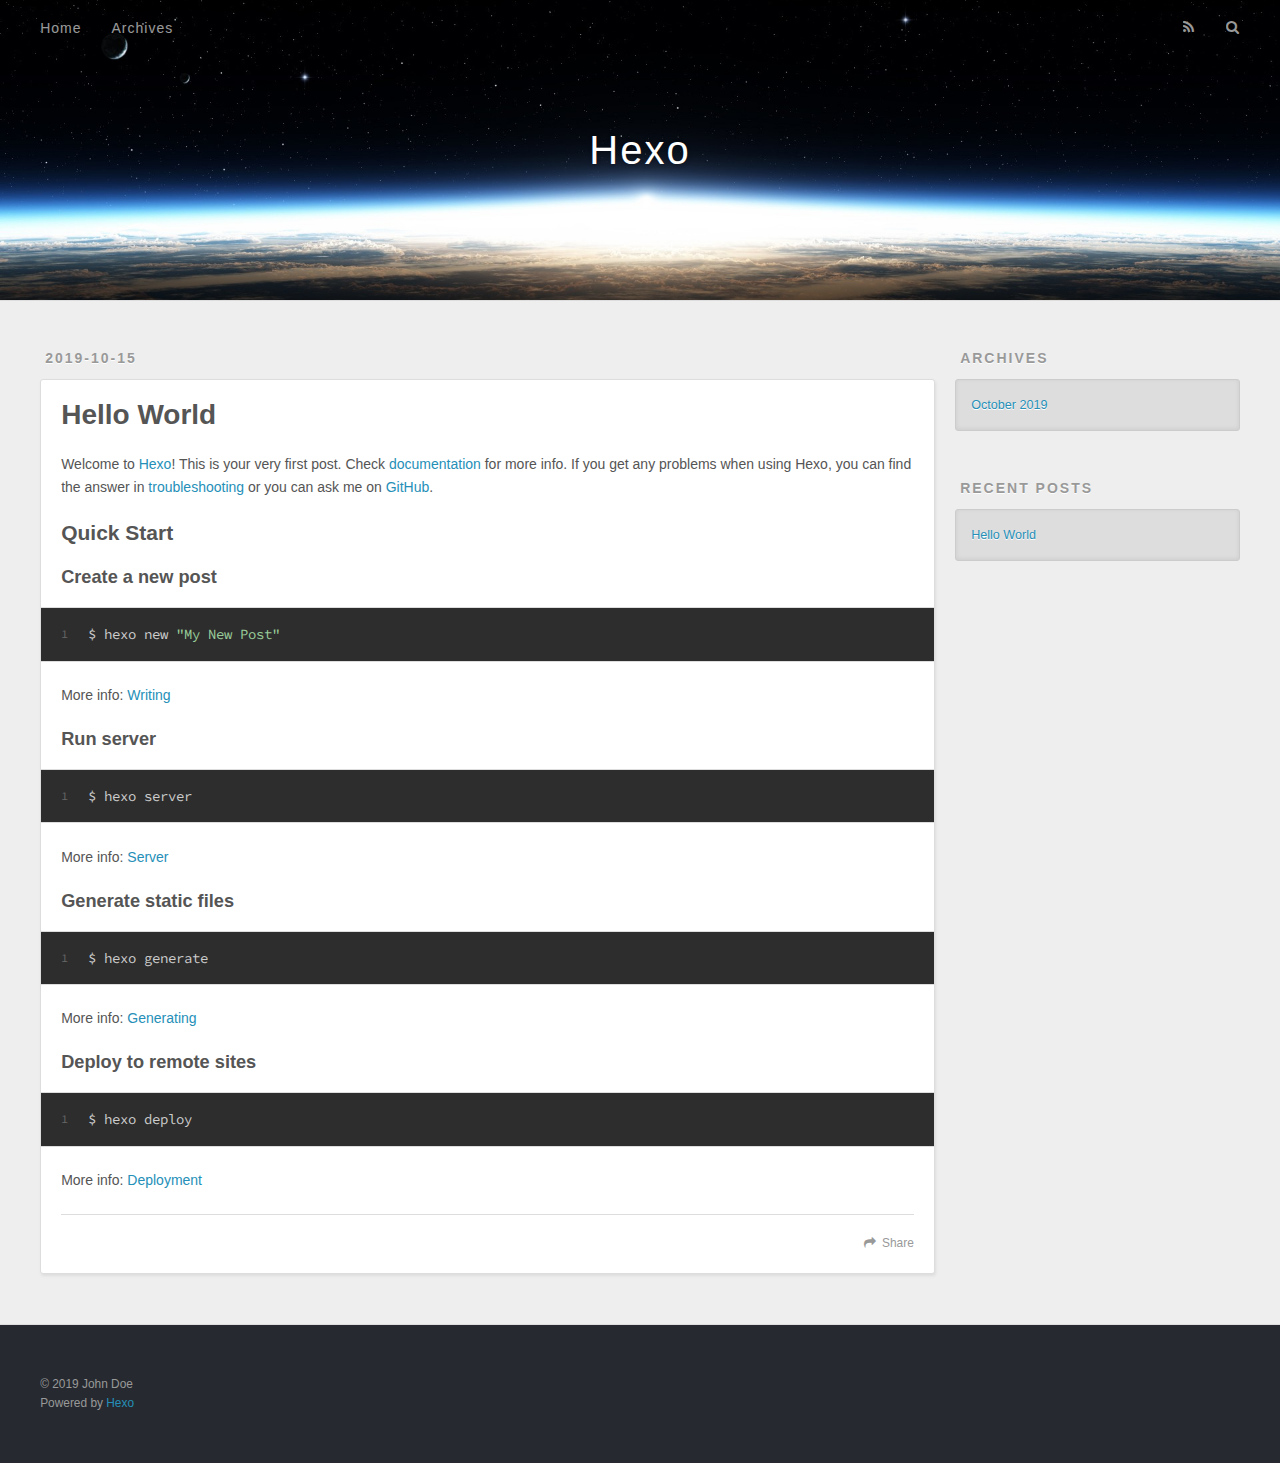
<file: index.html>
<!DOCTYPE html>
<html>
<head><meta name="generator" content="Hexo 3.9.0">
  <meta charset="utf-8">
  

  
  <title>Hexo</title>
  <meta name="viewport" content="width=device-width, initial-scale=1, maximum-scale=1">
  <meta property="og:type" content="website">
<meta property="og:title" content="Hexo">
<meta property="og:url" content="http://yoursite.com/index.html">
<meta property="og:site_name" content="Hexo">
<meta property="og:locale" content="en">
<meta name="twitter:card" content="summary">
<meta name="twitter:title" content="Hexo">
  
    <link rel="alternate" href="./atom.xml" title="Hexo" type="application/atom+xml">
  
  
    <link rel="icon" href="/favicon.png">
  
  
    <link href="//fonts.googleapis.com/css?family=Source+Code+Pro" rel="stylesheet" type="text/css">
  
  <link rel="stylesheet" href="./css/style.css">
</head>
</html>
<body>
  <div id="container">
    <div id="wrap">
      <header id="header">
  <div id="banner"></div>
  <div id="header-outer" class="outer">
    <div id="header-title" class="inner">
      <h1 id="logo-wrap">
        <a href="./" id="logo">Hexo</a>
      </h1>
      
    </div>
    <div id="header-inner" class="inner">
      <nav id="main-nav">
        <a id="main-nav-toggle" class="nav-icon"></a>
        
          <a class="main-nav-link" href="./">Home</a>
        
          <a class="main-nav-link" href="./archives">Archives</a>
        
      </nav>
      <nav id="sub-nav">
        
          <a id="nav-rss-link" class="nav-icon" href="./atom.xml" title="RSS Feed"></a>
        
        <a id="nav-search-btn" class="nav-icon" title="Search"></a>
      </nav>
      <div id="search-form-wrap">
        <form action="//google.com/search" method="get" accept-charset="UTF-8" class="search-form"><input type="search" name="q" class="search-form-input" placeholder="Search"><button type="submit" class="search-form-submit">&#xF002;</button><input type="hidden" name="sitesearch" value="http://yoursite.com"></form>
      </div>
    </div>
  </div>
</header>
      <div class="outer">
        <section id="main">
  
    <article id="post-hello-world" class="article article-type-post" itemscope itemprop="blogPost">
  <div class="article-meta">
    <a href="./2019/10/15/hello-world/" class="article-date">
  <time datetime="2019-10-15T12:33:57.046Z" itemprop="datePublished">2019-10-15</time>
</a>
    
  </div>
  <div class="article-inner">
    
    
      <header class="article-header">
        
  
    <h1 itemprop="name">
      <a class="article-title" href="./2019/10/15/hello-world/">Hello World</a>
    </h1>
  

      </header>
    
    <div class="article-entry" itemprop="articleBody">
      
        <p>Welcome to <a href="https://hexo.io/" target="_blank" rel="noopener">Hexo</a>! This is your very first post. Check <a href="https://hexo.io/docs/" target="_blank" rel="noopener">documentation</a> for more info. If you get any problems when using Hexo, you can find the answer in <a href="https://hexo.io/docs/troubleshooting.html" target="_blank" rel="noopener">troubleshooting</a> or you can ask me on <a href="https://github.com/hexojs/hexo/issues" target="_blank" rel="noopener">GitHub</a>.</p>
<h2 id="Quick-Start"><a href="#Quick-Start" class="headerlink" title="Quick Start"></a>Quick Start</h2><h3 id="Create-a-new-post"><a href="#Create-a-new-post" class="headerlink" title="Create a new post"></a>Create a new post</h3><figure class="highlight bash"><table><tr><td class="gutter"><pre><span class="line">1</span><br></pre></td><td class="code"><pre><span class="line">$ hexo new <span class="string">"My New Post"</span></span><br></pre></td></tr></table></figure>

<p>More info: <a href="https://hexo.io/docs/writing.html" target="_blank" rel="noopener">Writing</a></p>
<h3 id="Run-server"><a href="#Run-server" class="headerlink" title="Run server"></a>Run server</h3><figure class="highlight bash"><table><tr><td class="gutter"><pre><span class="line">1</span><br></pre></td><td class="code"><pre><span class="line">$ hexo server</span><br></pre></td></tr></table></figure>

<p>More info: <a href="https://hexo.io/docs/server.html" target="_blank" rel="noopener">Server</a></p>
<h3 id="Generate-static-files"><a href="#Generate-static-files" class="headerlink" title="Generate static files"></a>Generate static files</h3><figure class="highlight bash"><table><tr><td class="gutter"><pre><span class="line">1</span><br></pre></td><td class="code"><pre><span class="line">$ hexo generate</span><br></pre></td></tr></table></figure>

<p>More info: <a href="https://hexo.io/docs/generating.html" target="_blank" rel="noopener">Generating</a></p>
<h3 id="Deploy-to-remote-sites"><a href="#Deploy-to-remote-sites" class="headerlink" title="Deploy to remote sites"></a>Deploy to remote sites</h3><figure class="highlight bash"><table><tr><td class="gutter"><pre><span class="line">1</span><br></pre></td><td class="code"><pre><span class="line">$ hexo deploy</span><br></pre></td></tr></table></figure>

<p>More info: <a href="https://hexo.io/docs/deployment.html" target="_blank" rel="noopener">Deployment</a></p>

      
    </div>
    <footer class="article-footer">
      <a data-url="http://yoursite.com/2019/10/15/hello-world/" data-id="ck1tb7sxb0000hkvfo5iqybvz" class="article-share-link">Share</a>
      
      
    </footer>
  </div>
  
</article>


  


</section>
        
          <aside id="sidebar">
  
    

  
    

  
    
  
    
  <div class="widget-wrap">
    <h3 class="widget-title">Archives</h3>
    <div class="widget">
      <ul class="archive-list"><li class="archive-list-item"><a class="archive-list-link" href="./archives/2019/10/">October 2019</a></li></ul>
    </div>
  </div>


  
    
  <div class="widget-wrap">
    <h3 class="widget-title">Recent Posts</h3>
    <div class="widget">
      <ul>
        
          <li>
            <a href="./2019/10/15/hello-world/">Hello World</a>
          </li>
        
      </ul>
    </div>
  </div>

  
</aside>
        
      </div>
      <footer id="footer">
  
  <div class="outer">
    <div id="footer-info" class="inner">
      &copy; 2019 John Doe<br>
      Powered by <a href="http://hexo.io/" target="_blank">Hexo</a>
    </div>
  </div>
</footer>
    </div>
    <nav id="mobile-nav">
  
    <a href="./" class="mobile-nav-link">Home</a>
  
    <a href="./archives" class="mobile-nav-link">Archives</a>
  
</nav>
    

<script src="//ajax.googleapis.com/ajax/libs/jquery/2.0.3/jquery.min.js"></script>


  <link rel="stylesheet" href="./fancybox/jquery.fancybox.css">
  <script src="./fancybox/jquery.fancybox.pack.js"></script>


<script src="./js/script.js"></script>



  </div>
</body>
</html>
</file>
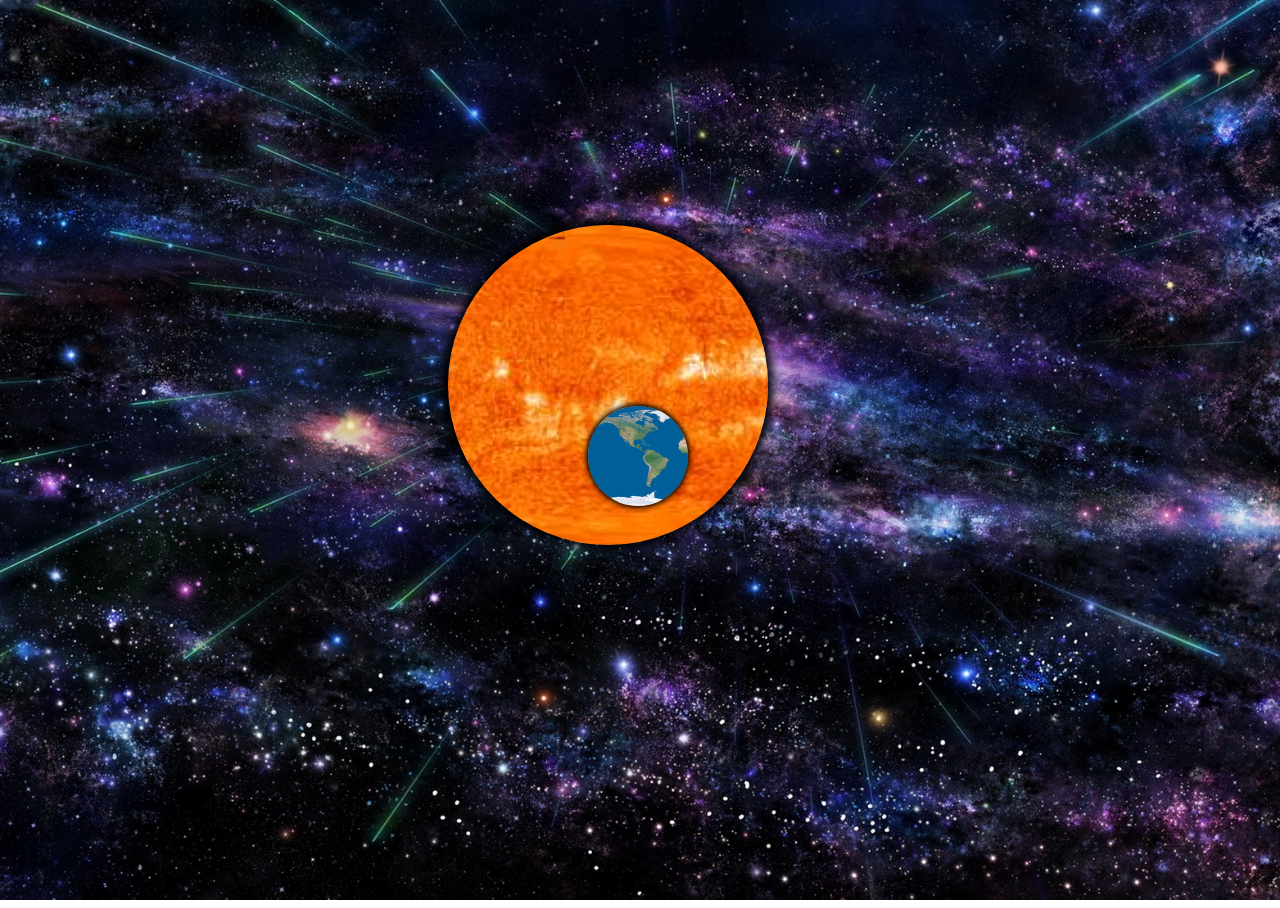
<file: Basker Solar System/SolarSystem.html>
<!doctype html>
<html>
<head><meta name="generator" content="Hexo 3.9.0">
<meta charset="utf-8">
<title>Solar System Animation</title>
<link rel="stylesheet" type="text/css" href="sunanimate.css">

</head>
<body>
	<div class="sun"></div>
	<div class="earth"></div>
</body>
</html>
</file>
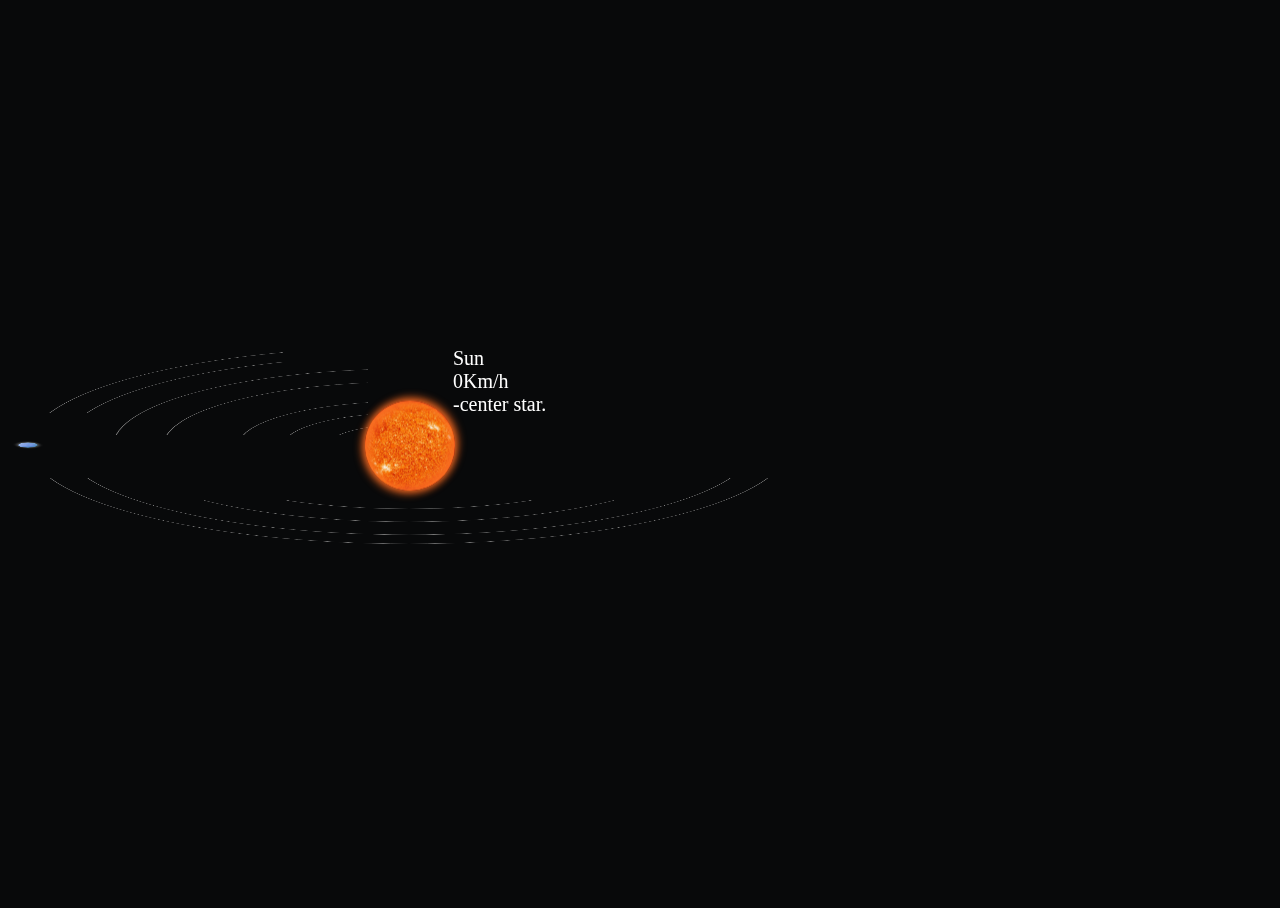
<file: my_solor/new_file.html>
<!DOCTYPE html>
<html>
	<head><meta name="generator" content="Hexo 3.9.0">
		<meta charset="utf-8">
		<title></title>
		<link rel="stylesheet" href="new_file.css">
	</head>
	<body>
		<div id="universe">
		<div class="solarsys">
		
		  <!--Sun-->
		  <div class="sun"></div>
		  <p>
			 Sun<br> 0Km/h<br> -center star.
		  </p>
		  <!--Mercuryoribit-->
		  <div class="mercuryOrbit"></div>
		
		  <!--Mercury-->
		  <div class="mercury"></div>
		
		  <!--Venusorbit-->
		  <div class="venusOrbit"></div>
		
		  <!--Venus-->
		  <div class="venus"></div>
		
		  <!--Earthorbit-->
		  <div class="earthOrbit"></div>
		
		  <!--Earth-->
		  <div class="earth"></div>
		
		  <!--Marorbit-->
		  <div class="marsOrbit"></div>
		
		  <!--Mar-->
		  <div class="mars"></div>
		
		  <!--Jupiterorbit-->
		  <div class="jupiterOrbit"></div>
		
		  <!--Jupoter-->
		  <div class="jupiter"></div>
		
		  <!--Saturnorbit-->
		  <div class="saturnOrbit"></div>
		
		  <!--Saturn-->
		  <div class="saturn"></div>
		
		  <!--UranusOrbit-->
		  <div class="uranusOrbit"></div>
		
		  <!--Uranus-->
		  <div class="uranus"></div>
		
		  <!--Neptuneorbit-->
		  <div class="neptuneOrbit"></div>
		
		  <!--Neptune-->
		  <div class="neptune"></div>
		
	</div>
	</div>
	</body>
     
</html>
</file>
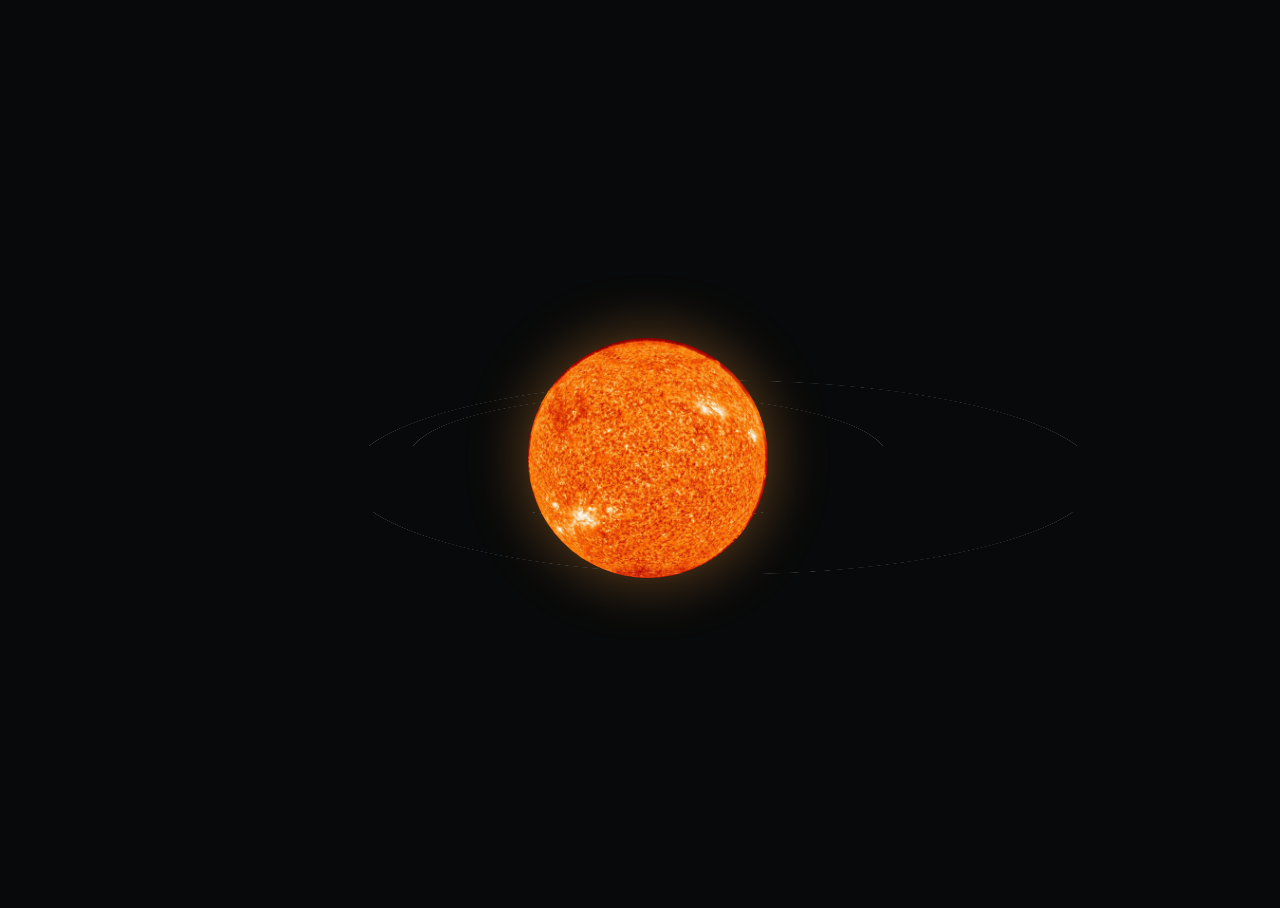
<file: my_solor/new_file1.html>
<html>
    <head><meta name="generator" content="Hexo 3.9.0">
		<style>
			/* CSS Reset */
			
			* {
			  -moz-box-sizing: border-box;
			  box-sizing: border-box;
			  box-sizing: border-box;
			}
			
			/* Background */
			/* import Google Siyuan Font Library*/
			@import url(https://fonts.googleapis.com/css?family=Open+Sans:400,300);
			body {
			  font-size: 10px;
			  font-family: 'Open Sans', sans-serif;
			  font-weight: 300;
			  background-color: #08090A;
			}
			
			#universe {
			  z-index: 1;
			  position: absolute;
			  overflow: hidden;
			  width: 100%;
			  height: 100%;
			  background-position: center 40%;
			  background-repeat: no-repeat;
			  background-size: cover; 
			}
			  
			#galaxy {
			  position: relative;
			  width: 100%;
			  height: 100%;
			  transform: rotateX(75deg);
			  transform-style: preserve-3d;
			}
			
			#sun, .planet {
			  position: absolute;
			  top: 50%;
			  left: 50%;
			  width: 1em;
			  height: 1em;
			  margin-top: -0.5em;
			  margin-left: -0.5em;
			  border-radius: 50%;
			  transform-style: preserve-3d;
			}
			
			#sun {
			  background-color: #FB7209;
			  background-repeat: no-repeat;
			  background-size: cover;
			  box-shadow: 0 0 60px rgba(255, 160, 60, 0.4); 
			  transform: rotateX(-75deg);
			}
			
			.pos {
			  position: absolute;
			  transform-style: preserve-3d;
			  animation-name: invert;
			  animation-iteration-count: infinite;
			  animation-timing-function: linear;
			}
			
			.planet {
			  background-color: #202020;
			  background-repeat: no-repeat;
			  background-size: cover;
			  animation-iteration-count: infinite;
			  animation-timing-function: linear;
			}
			
			.orbit {
			  position: absolute;
			  top: 50%;
			  left: 50%;
			  border: 1px solid rgba(255, 255, 255, 0.2);
			  border-radius: 50%;
			  animation-name: orbit;
			  animation-iteration-count: infinite;
			  animation-timing-function: linear; 
			  transform-style: preserve-3d;
			}
			
			/* Animations */
			@keyframes orbit {
			  0%   { transform: rotateZ(0deg); }
			  100% { transform: rotateZ(-360deg); } 
			}
			
			@keyframes invert {
			  0%   { transform: rotateX(-90deg) rotateY(360deg) rotateZ(0deg); }
			  100% { transform: rotateX(-90deg) rotateY(0deg) rotateZ(0deg); } 
			}
			
			/* Orbit sizes */
			#mercury.orbit {
			  width: 12em;
			  height: 12em;
			  margin-top: -6em;
			  margin-left: -6em; 
			}
			#venus.orbit {
			  width: 15em;
			  height: 15em;
			  margin-top: -6em;
			  margin-left: -6em; 
			}
			/* Planet starting positions */
			#mercury .pos {
			  left: 50%;
			  top: -1px; 
			  border: solid 3px red;
			} 
			#venus .pos {
			  left: 45%;
			  top: -1px; 
			  border: solid 3px red;
			} 
			/* Planet animation durations */
			#mercury.orbit, #mercury .pos {
			  animation-duration: 2.89016s;
			}
			 #venus.orbit, #venus .pos {
			   animation-duration: 5.41243s;
			 } 
			/* Planet sizes */
			#sun {
			    font-size: 24em;
			}
			#mercury {
			    font-size: 4em;
			}
			#venus {
				font-size: 5em;
			}
			/* Planet shadow animations */
			#mercury .planet {
			  animation-name: shadow-mercury ,nudeg;
			  animation-duration: 2.89016s; }
			#venus .planet {
			  animation-name: shadow-mercury ,nudeg;
			  animation-duration: 5.41243s; }
			@keyframes shadow-mercury {
			  0% {
			    box-shadow: inset 0 0 20px rgba(0, 0, 0, 0.5);
			    /* TOP */ }
			
			  25% {
			    box-shadow: inset 16px 0 8px rgba(0, 0, 0, 0.5);
			    /* LEFT */ }
			
			  50% {
			    box-shadow: inset 40px -20px 16px rgba(0, 0, 0, 0.5);
			    /* BOTTOM */ }
			
			  50.01% {
			    box-shadow: inset -40px -20px 16px rgba(0, 0, 0, 0.5);
			    /* BOTTOM */ }
			
			  75% {
			    box-shadow: inset -16px 0 8px rgba(0, 0, 0, 0.5);
			    /* RIGHT */ }
			    
			  100% {
			    box-shadow: inset 0 0 20px rgba(0, 0, 0, 0.5);
			    /* TOP */ }    
			}
			
			
			
			/* images */
			
			#sun {
			background-image: url(../my_solor/sun.jpg);
			}
			
			.planet {
           background-image: url(../my_solor/Mercury_1waterplanet.jpg);
           }
		   #venus .planet{
			   background-image: url(venus_2jinplanet.jpg);
		   }
            #universe {
          background-color: #08090A;
			}  
		   /* rotate by themself */
		   @keyframes nudge {
		   	0%{background-position: 0 0;}
		   	100%{background-position: -1639px 0px;}
		   }
		</style>
    </head>
	
  <body>
    
    <div id="universe">
      <div id="galaxy">
        
        <div id="sun">
        </div>
        
        <div id="mercury" class="orbit">
            <div class="pos"><div class="planet"></div></div>
        </div>
        <div id="venus" class="orbit">
			<div class="pos">
				<div class="planet"></div>
			</div>
		</div>
      </div>
    </div>
   
  </body>
</html>
</file>
<file: css/style.css>
body {
  width: 100%;
}
body:before,
body:after {
  content: "";
  display: table;
}
body:after {
  clear: both;
}
html,
body,
div,
span,
applet,
object,
iframe,
h1,
h2,
h3,
h4,
h5,
h6,
p,
blockquote,
pre,
a,
abbr,
acronym,
address,
big,
cite,
code,
del,
dfn,
em,
img,
ins,
kbd,
q,
s,
samp,
small,
strike,
strong,
sub,
sup,
tt,
var,
dl,
dt,
dd,
ol,
ul,
li,
fieldset,
form,
label,
legend,
table,
caption,
tbody,
tfoot,
thead,
tr,
th,
td {
  margin: 0;
  padding: 0;
  border: 0;
  outline: 0;
  font-weight: inherit;
  font-style: inherit;
  font-family: inherit;
  font-size: 100%;
  vertical-align: baseline;
}
body {
  line-height: 1;
  color: #000;
  background: #fff;
}
ol,
ul {
  list-style: none;
}
table {
  border-collapse: separate;
  border-spacing: 0;
  vertical-align: middle;
}
caption,
th,
td {
  text-align: left;
  font-weight: normal;
  vertical-align: middle;
}
a img {
  border: none;
}
input,
button {
  margin: 0;
  padding: 0;
}
input::-moz-focus-inner,
button::-moz-focus-inner {
  border: 0;
  padding: 0;
}
@font-face {
  font-family: FontAwesome;
  font-style: normal;
  font-weight: normal;
  src: url("fonts/fontawesome-webfont.eot?v=#4.0.3");
  src: url("fonts/fontawesome-webfont.eot?#iefix&v=#4.0.3") format("embedded-opentype"), url("fonts/fontawesome-webfont.woff?v=#4.0.3") format("woff"), url("fonts/fontawesome-webfont.ttf?v=#4.0.3") format("truetype"), url("fonts/fontawesome-webfont.svg#fontawesomeregular?v=#4.0.3") format("svg");
}
html,
body,
#container {
  height: 100%;
}
body {
  background: #eee;
  font: 14px -apple-system, BlinkMacSystemFont, "Segoe UI", "Roboto", "Oxygen", "Ubuntu", "Cantarell", "Fira Sans", "Droid Sans", "Helvetica Neue", sans-serif;
  -webkit-text-size-adjust: 100%;
}
.outer {
  max-width: 1220px;
  margin: 0 auto;
  padding: 0 20px;
}
.outer:before,
.outer:after {
  content: "";
  display: table;
}
.outer:after {
  clear: both;
}
.inner {
  display: inline;
  float: left;
  width: 98.33333333333333%;
  margin: 0 0.833333333333333%;
}
.left,
.alignleft {
  float: left;
}
.right,
.alignright {
  float: right;
}
.clear {
  clear: both;
}
#container {
  position: relative;
}
.mobile-nav-on {
  overflow: hidden;
}
#wrap {
  height: 100%;
  width: 100%;
  position: absolute;
  top: 0;
  left: 0;
  -webkit-transition: 0.2s ease-out;
  -moz-transition: 0.2s ease-out;
  -ms-transition: 0.2s ease-out;
  transition: 0.2s ease-out;
  z-index: 1;
  background: #eee;
}
.mobile-nav-on #wrap {
  left: 280px;
}
@media screen and (min-width: 768px) {
  #main {
    display: inline;
    float: left;
    width: 73.33333333333333%;
    margin: 0 0.833333333333333%;
  }
}
.article-date,
.article-category-link,
.archive-year,
.widget-title {
  text-decoration: none;
  text-transform: uppercase;
  letter-spacing: 2px;
  color: #999;
  margin-bottom: 1em;
  margin-left: 5px;
  line-height: 1em;
  text-shadow: 0 1px #fff;
  font-weight: bold;
}
.article-inner,
.archive-article-inner {
  background: #fff;
  -webkit-box-shadow: 1px 2px 3px #ddd;
  box-shadow: 1px 2px 3px #ddd;
  border: 1px solid #ddd;
  border-radius: 3px;
}
.article-entry h1,
.widget h1 {
  font-size: 2em;
}
.article-entry h2,
.widget h2 {
  font-size: 1.5em;
}
.article-entry h3,
.widget h3 {
  font-size: 1.3em;
}
.article-entry h4,
.widget h4 {
  font-size: 1.2em;
}
.article-entry h5,
.widget h5 {
  font-size: 1em;
}
.article-entry h6,
.widget h6 {
  font-size: 1em;
  color: #999;
}
.article-entry hr,
.widget hr {
  border: 1px dashed #ddd;
}
.article-entry strong,
.widget strong {
  font-weight: bold;
}
.article-entry em,
.widget em,
.article-entry cite,
.widget cite {
  font-style: italic;
}
.article-entry sup,
.widget sup,
.article-entry sub,
.widget sub {
  font-size: 0.75em;
  line-height: 0;
  position: relative;
  vertical-align: baseline;
}
.article-entry sup,
.widget sup {
  top: -0.5em;
}
.article-entry sub,
.widget sub {
  bottom: -0.2em;
}
.article-entry small,
.widget small {
  font-size: 0.85em;
}
.article-entry acronym,
.widget acronym,
.article-entry abbr,
.widget abbr {
  border-bottom: 1px dotted;
}
.article-entry ul,
.widget ul,
.article-entry ol,
.widget ol,
.article-entry dl,
.widget dl {
  margin: 0 20px;
  line-height: 1.6em;
}
.article-entry ul ul,
.widget ul ul,
.article-entry ol ul,
.widget ol ul,
.article-entry ul ol,
.widget ul ol,
.article-entry ol ol,
.widget ol ol {
  margin-top: 0;
  margin-bottom: 0;
}
.article-entry ul,
.widget ul {
  list-style: disc;
}
.article-entry ol,
.widget ol {
  list-style: decimal;
}
.article-entry dt,
.widget dt {
  font-weight: bold;
}
#header {
  height: 300px;
  position: relative;
  border-bottom: 1px solid #ddd;
}
#header:before,
#header:after {
  content: "";
  position: absolute;
  left: 0;
  right: 0;
  height: 40px;
}
#header:before {
  top: 0;
  background: -webkit-linear-gradient(rgba(0,0,0,0.2), transparent);
  background: -moz-linear-gradient(rgba(0,0,0,0.2), transparent);
  background: -ms-linear-gradient(rgba(0,0,0,0.2), transparent);
  background: linear-gradient(rgba(0,0,0,0.2), transparent);
}
#header:after {
  bottom: 0;
  background: -webkit-linear-gradient(transparent, rgba(0,0,0,0.2));
  background: -moz-linear-gradient(transparent, rgba(0,0,0,0.2));
  background: -ms-linear-gradient(transparent, rgba(0,0,0,0.2));
  background: linear-gradient(transparent, rgba(0,0,0,0.2));
}
#header-outer {
  height: 100%;
  position: relative;
}
#header-inner {
  position: relative;
  overflow: hidden;
}
#banner {
  position: absolute;
  top: 0;
  left: 0;
  width: 100%;
  height: 100%;
  background: url("images/banner.jpg") center #000;
  -webkit-background-size: cover;
  -moz-background-size: cover;
  background-size: cover;
  z-index: -1;
}
#header-title {
  text-align: center;
  height: 40px;
  position: absolute;
  top: 50%;
  left: 0;
  margin-top: -20px;
}
#logo,
#subtitle {
  text-decoration: none;
  color: #fff;
  font-weight: 300;
  text-shadow: 0 1px 4px rgba(0,0,0,0.3);
}
#logo {
  font-size: 40px;
  line-height: 40px;
  letter-spacing: 2px;
}
#subtitle {
  font-size: 16px;
  line-height: 16px;
  letter-spacing: 1px;
}
#subtitle-wrap {
  margin-top: 16px;
}
#main-nav {
  float: left;
  margin-left: -15px;
}
.nav-icon,
.main-nav-link {
  float: left;
  color: #fff;
  opacity: 0.6;
  text-decoration: none;
  text-shadow: 0 1px rgba(0,0,0,0.2);
  -webkit-transition: opacity 0.2s;
  -moz-transition: opacity 0.2s;
  -ms-transition: opacity 0.2s;
  transition: opacity 0.2s;
  display: block;
  padding: 20px 15px;
}
.nav-icon:hover,
.main-nav-link:hover {
  opacity: 1;
}
.nav-icon {
  font-family: FontAwesome;
  text-align: center;
  font-size: 14px;
  width: 14px;
  height: 14px;
  padding: 20px 15px;
  position: relative;
  cursor: pointer;
}
.main-nav-link {
  font-weight: 300;
  letter-spacing: 1px;
}
@media screen and (max-width: 479px) {
  .main-nav-link {
    display: none;
  }
}
#main-nav-toggle {
  display: none;
}
#main-nav-toggle:before {
  content: "\f0c9";
}
@media screen and (max-width: 479px) {
  #main-nav-toggle {
    display: block;
  }
}
#sub-nav {
  float: right;
  margin-right: -15px;
}
#nav-rss-link:before {
  content: "\f09e";
}
#nav-search-btn:before {
  content: "\f002";
}
#search-form-wrap {
  position: absolute;
  top: 15px;
  width: 150px;
  height: 30px;
  right: -150px;
  opacity: 0;
  -webkit-transition: 0.2s ease-out;
  -moz-transition: 0.2s ease-out;
  -ms-transition: 0.2s ease-out;
  transition: 0.2s ease-out;
}
#search-form-wrap.on {
  opacity: 1;
  right: 0;
}
@media screen and (max-width: 479px) {
  #search-form-wrap {
    width: 100%;
    right: -100%;
  }
}
.search-form {
  position: absolute;
  top: 0;
  left: 0;
  right: 0;
  background: #fff;
  padding: 5px 15px;
  border-radius: 15px;
  -webkit-box-shadow: 0 0 10px rgba(0,0,0,0.3);
  box-shadow: 0 0 10px rgba(0,0,0,0.3);
}
.search-form-input {
  border: none;
  background: none;
  color: #555;
  width: 100%;
  font: 13px -apple-system, BlinkMacSystemFont, "Segoe UI", "Roboto", "Oxygen", "Ubuntu", "Cantarell", "Fira Sans", "Droid Sans", "Helvetica Neue", sans-serif;
  outline: none;
}
.search-form-input::-webkit-search-results-decoration,
.search-form-input::-webkit-search-cancel-button {
  -webkit-appearance: none;
}
.search-form-submit {
  position: absolute;
  top: 50%;
  right: 10px;
  margin-top: -7px;
  font: 13px FontAwesome;
  border: none;
  background: none;
  color: #bbb;
  cursor: pointer;
}
.search-form-submit:hover,
.search-form-submit:focus {
  color: #777;
}
.article {
  margin: 50px 0;
}
.article-inner {
  overflow: hidden;
}
.article-meta:before,
.article-meta:after {
  content: "";
  display: table;
}
.article-meta:after {
  clear: both;
}
.article-date {
  float: left;
}
.article-category {
  float: left;
  line-height: 1em;
  color: #ccc;
  text-shadow: 0 1px #fff;
  margin-left: 8px;
}
.article-category:before {
  content: "\2022";
}
.article-category-link {
  margin: 0 12px 1em;
}
.article-header {
  padding: 20px 20px 0;
}
.article-title {
  text-decoration: none;
  font-size: 2em;
  font-weight: bold;
  color: #555;
  line-height: 1.1em;
  -webkit-transition: color 0.2s;
  -moz-transition: color 0.2s;
  -ms-transition: color 0.2s;
  transition: color 0.2s;
}
a.article-title:hover {
  color: #258fb8;
}
.article-entry {
  color: #555;
  padding: 0 20px;
}
.article-entry:before,
.article-entry:after {
  content: "";
  display: table;
}
.article-entry:after {
  clear: both;
}
.article-entry p,
.article-entry table {
  line-height: 1.6em;
  margin: 1.6em 0;
}
.article-entry h1,
.article-entry h2,
.article-entry h3,
.article-entry h4,
.article-entry h5,
.article-entry h6 {
  font-weight: bold;
}
.article-entry h1,
.article-entry h2,
.article-entry h3,
.article-entry h4,
.article-entry h5,
.article-entry h6 {
  line-height: 1.1em;
  margin: 1.1em 0;
}
.article-entry a {
  color: #258fb8;
  text-decoration: none;
}
.article-entry a:hover {
  text-decoration: underline;
}
.article-entry ul,
.article-entry ol,
.article-entry dl {
  margin-top: 1.6em;
  margin-bottom: 1.6em;
}
.article-entry img,
.article-entry video {
  max-width: 100%;
  height: auto;
  display: block;
  margin: auto;
}
.article-entry iframe {
  border: none;
}
.article-entry table {
  width: 100%;
  border-collapse: collapse;
  border-spacing: 0;
}
.article-entry th {
  font-weight: bold;
  border-bottom: 3px solid #ddd;
  padding-bottom: 0.5em;
}
.article-entry td {
  border-bottom: 1px solid #ddd;
  padding: 10px 0;
}
.article-entry blockquote {
  font-family: Georgia, "Times New Roman", serif;
  font-size: 1.4em;
  margin: 1.6em 20px;
  text-align: center;
}
.article-entry blockquote footer {
  font-size: 14px;
  margin: 1.6em 0;
  font-family: -apple-system, BlinkMacSystemFont, "Segoe UI", "Roboto", "Oxygen", "Ubuntu", "Cantarell", "Fira Sans", "Droid Sans", "Helvetica Neue", sans-serif;
}
.article-entry blockquote footer cite:before {
  content: "—";
  padding: 0 0.5em;
}
.article-entry .pullquote {
  text-align: left;
  width: 45%;
  margin: 0;
}
.article-entry .pullquote.left {
  margin-left: 0.5em;
  margin-right: 1em;
}
.article-entry .pullquote.right {
  margin-right: 0.5em;
  margin-left: 1em;
}
.article-entry .caption {
  color: #999;
  display: block;
  font-size: 0.9em;
  margin-top: 0.5em;
  position: relative;
  text-align: center;
}
.article-entry .video-container {
  position: relative;
  padding-top: 56.25%;
  height: 0;
  overflow: hidden;
}
.article-entry .video-container iframe,
.article-entry .video-container object,
.article-entry .video-container embed {
  position: absolute;
  top: 0;
  left: 0;
  width: 100%;
  height: 100%;
  margin-top: 0;
}
.article-more-link a {
  display: inline-block;
  line-height: 1em;
  padding: 6px 15px;
  border-radius: 15px;
  background: #eee;
  color: #999;
  text-shadow: 0 1px #fff;
  text-decoration: none;
}
.article-more-link a:hover {
  background: #258fb8;
  color: #fff;
  text-decoration: none;
  text-shadow: 0 1px #1e7293;
}
.article-footer {
  font-size: 0.85em;
  line-height: 1.6em;
  border-top: 1px solid #ddd;
  padding-top: 1.6em;
  margin: 0 20px 20px;
}
.article-footer:before,
.article-footer:after {
  content: "";
  display: table;
}
.article-footer:after {
  clear: both;
}
.article-footer a {
  color: #999;
  text-decoration: none;
}
.article-footer a:hover {
  color: #555;
}
.article-tag-list-item {
  float: left;
  margin-right: 10px;
}
.article-tag-list-link:before {
  content: "#";
}
.article-comment-link {
  float: right;
}
.article-comment-link:before {
  content: "\f075";
  font-family: FontAwesome;
  padding-right: 8px;
}
.article-share-link {
  cursor: pointer;
  float: right;
  margin-left: 20px;
}
.article-share-link:before {
  content: "\f064";
  font-family: FontAwesome;
  padding-right: 6px;
}
#article-nav {
  position: relative;
}
#article-nav:before,
#article-nav:after {
  content: "";
  display: table;
}
#article-nav:after {
  clear: both;
}
@media screen and (min-width: 768px) {
  #article-nav {
    margin: 50px 0;
  }
  #article-nav:before {
    width: 8px;
    height: 8px;
    position: absolute;
    top: 50%;
    left: 50%;
    margin-top: -4px;
    margin-left: -4px;
    content: "";
    border-radius: 50%;
    background: #ddd;
    -webkit-box-shadow: 0 1px 2px #fff;
    box-shadow: 0 1px 2px #fff;
  }
}
.article-nav-link-wrap {
  text-decoration: none;
  text-shadow: 0 1px #fff;
  color: #999;
  -webkit-box-sizing: border-box;
  -moz-box-sizing: border-box;
  box-sizing: border-box;
  margin-top: 50px;
  text-align: center;
  display: block;
}
.article-nav-link-wrap:hover {
  color: #555;
}
@media screen and (min-width: 768px) {
  .article-nav-link-wrap {
    width: 50%;
    margin-top: 0;
  }
}
@media screen and (min-width: 768px) {
  #article-nav-newer {
    float: left;
    text-align: right;
    padding-right: 20px;
  }
}
@media screen and (min-width: 768px) {
  #article-nav-older {
    float: right;
    text-align: left;
    padding-left: 20px;
  }
}
.article-nav-caption {
  text-transform: uppercase;
  letter-spacing: 2px;
  color: #ddd;
  line-height: 1em;
  font-weight: bold;
}
#article-nav-newer .article-nav-caption {
  margin-right: -2px;
}
.article-nav-title {
  font-size: 0.85em;
  line-height: 1.6em;
  margin-top: 0.5em;
}
.article-share-box {
  position: absolute;
  display: none;
  background: #fff;
  -webkit-box-shadow: 1px 2px 10px rgba(0,0,0,0.2);
  box-shadow: 1px 2px 10px rgba(0,0,0,0.2);
  border-radius: 3px;
  margin-left: -145px;
  overflow: hidden;
  z-index: 1;
}
.article-share-box.on {
  display: block;
}
.article-share-input {
  width: 100%;
  background: none;
  -webkit-box-sizing: border-box;
  -moz-box-sizing: border-box;
  box-sizing: border-box;
  font: 14px -apple-system, BlinkMacSystemFont, "Segoe UI", "Roboto", "Oxygen", "Ubuntu", "Cantarell", "Fira Sans", "Droid Sans", "Helvetica Neue", sans-serif;
  padding: 0 15px;
  color: #555;
  outline: none;
  border: 1px solid #ddd;
  border-radius: 3px 3px 0 0;
  height: 36px;
  line-height: 36px;
}
.article-share-links {
  background: #eee;
}
.article-share-links:before,
.article-share-links:after {
  content: "";
  display: table;
}
.article-share-links:after {
  clear: both;
}
.article-share-twitter,
.article-share-facebook,
.article-share-pinterest,
.article-share-google {
  width: 50px;
  height: 36px;
  display: block;
  float: left;
  position: relative;
  color: #999;
  text-shadow: 0 1px #fff;
}
.article-share-twitter:before,
.article-share-facebook:before,
.article-share-pinterest:before,
.article-share-google:before {
  font-size: 20px;
  font-family: FontAwesome;
  width: 20px;
  height: 20px;
  position: absolute;
  top: 50%;
  left: 50%;
  margin-top: -10px;
  margin-left: -10px;
  text-align: center;
}
.article-share-twitter:hover,
.article-share-facebook:hover,
.article-share-pinterest:hover,
.article-share-google:hover {
  color: #fff;
}
.article-share-twitter:before {
  content: "\f099";
}
.article-share-twitter:hover {
  background: #00aced;
  text-shadow: 0 1px #008abe;
}
.article-share-facebook:before {
  content: "\f09a";
}
.article-share-facebook:hover {
  background: #3b5998;
  text-shadow: 0 1px #2f477a;
}
.article-share-pinterest:before {
  content: "\f0d2";
}
.article-share-pinterest:hover {
  background: #cb2027;
  text-shadow: 0 1px #a21a1f;
}
.article-share-google:before {
  content: "\f0d5";
}
.article-share-google:hover {
  background: #dd4b39;
  text-shadow: 0 1px #be3221;
}
.article-gallery {
  background: #000;
  position: relative;
}
.article-gallery-photos {
  position: relative;
  overflow: hidden;
}
.article-gallery-img {
  display: none;
  max-width: 100%;
}
.article-gallery-img:first-child {
  display: block;
}
.article-gallery-img.loaded {
  position: absolute;
  display: block;
}
.article-gallery-img img {
  display: block;
  max-width: 100%;
  margin: 0 auto;
}
#comments {
  background: #fff;
  -webkit-box-shadow: 1px 2px 3px #ddd;
  box-shadow: 1px 2px 3px #ddd;
  padding: 20px;
  border: 1px solid #ddd;
  border-radius: 3px;
  margin: 50px 0;
}
#comments a {
  color: #258fb8;
}
.archives-wrap {
  margin: 50px 0;
}
.archives:before,
.archives:after {
  content: "";
  display: table;
}
.archives:after {
  clear: both;
}
.archive-year-wrap {
  margin-bottom: 1em;
}
.archives {
  -webkit-column-gap: 10px;
  -moz-column-gap: 10px;
  column-gap: 10px;
}
@media screen and (min-width: 480px) and (max-width: 767px) {
  .archives {
    -webkit-column-count: 2;
    -moz-column-count: 2;
    column-count: 2;
  }
}
@media screen and (min-width: 768px) {
  .archives {
    -webkit-column-count: 3;
    -moz-column-count: 3;
    column-count: 3;
  }
}
.archive-article {
  -webkit-column-break-inside: avoid;
  page-break-inside: avoid;
  overflow: hidden;
  break-inside: avoid-column;
}
.archive-article-inner {
  padding: 10px;
  margin-bottom: 15px;
}
.archive-article-title {
  text-decoration: none;
  font-weight: bold;
  color: #555;
  -webkit-transition: color 0.2s;
  -moz-transition: color 0.2s;
  -ms-transition: color 0.2s;
  transition: color 0.2s;
  line-height: 1.6em;
}
.archive-article-title:hover {
  color: #258fb8;
}
.archive-article-footer {
  margin-top: 1em;
}
.archive-article-date {
  color: #999;
  text-decoration: none;
  font-size: 0.85em;
  line-height: 1em;
  margin-bottom: 0.5em;
  display: block;
}
#page-nav {
  margin: 50px auto;
  background: #fff;
  -webkit-box-shadow: 1px 2px 3px #ddd;
  box-shadow: 1px 2px 3px #ddd;
  border: 1px solid #ddd;
  border-radius: 3px;
  text-align: center;
  color: #999;
  overflow: hidden;
}
#page-nav:before,
#page-nav:after {
  content: "";
  display: table;
}
#page-nav:after {
  clear: both;
}
#page-nav a,
#page-nav span {
  padding: 10px 20px;
  line-height: 1;
  height: 2ex;
}
#page-nav a {
  color: #999;
  text-decoration: none;
}
#page-nav a:hover {
  background: #999;
  color: #fff;
}
#page-nav .prev {
  float: left;
}
#page-nav .next {
  float: right;
}
#page-nav .page-number {
  display: inline-block;
}
@media screen and (max-width: 479px) {
  #page-nav .page-number {
    display: none;
  }
}
#page-nav .current {
  color: #555;
  font-weight: bold;
}
#page-nav .space {
  color: #ddd;
}
#footer {
  background: #262a30;
  padding: 50px 0;
  border-top: 1px solid #ddd;
  color: #999;
}
#footer a {
  color: #258fb8;
  text-decoration: none;
}
#footer a:hover {
  text-decoration: underline;
}
#footer-info {
  line-height: 1.6em;
  font-size: 0.85em;
}
.article-entry pre,
.article-entry .highlight {
  background: #2d2d2d;
  margin: 0 -20px;
  padding: 15px 20px;
  border-style: solid;
  border-color: #ddd;
  border-width: 1px 0;
  overflow: auto;
  color: #ccc;
  line-height: 22.400000000000002px;
}
.article-entry .highlight .gutter pre,
.article-entry .gist .gist-file .gist-data .line-numbers {
  color: #666;
  font-size: 0.85em;
}
.article-entry pre,
.article-entry code {
  font-family: "Source Code Pro", Consolas, Monaco, Menlo, Consolas, monospace;
}
.article-entry code {
  background: #eee;
  text-shadow: 0 1px #fff;
  padding: 0 0.3em;
}
.article-entry pre code {
  background: none;
  text-shadow: none;
  padding: 0;
}
.article-entry .highlight pre {
  border: none;
  margin: 0;
  padding: 0;
}
.article-entry .highlight table {
  margin: 0;
  width: auto;
}
.article-entry .highlight td {
  border: none;
  padding: 0;
}
.article-entry .highlight figcaption {
  font-size: 0.85em;
  color: #999;
  line-height: 1em;
  margin-bottom: 1em;
}
.article-entry .highlight figcaption:before,
.article-entry .highlight figcaption:after {
  content: "";
  display: table;
}
.article-entry .highlight figcaption:after {
  clear: both;
}
.article-entry .highlight figcaption a {
  float: right;
}
.article-entry .highlight .gutter pre {
  text-align: right;
  padding-right: 20px;
}
.article-entry .highlight .line {
  height: 22.400000000000002px;
}
.article-entry .highlight .line.marked {
  background: #515151;
}
.article-entry .gist {
  margin: 0 -20px;
  border-style: solid;
  border-color: #ddd;
  border-width: 1px 0;
  background: #2d2d2d;
  padding: 15px 20px 15px 0;
}
.article-entry .gist .gist-file {
  border: none;
  font-family: "Source Code Pro", Consolas, Monaco, Menlo, Consolas, monospace;
  margin: 0;
}
.article-entry .gist .gist-file .gist-data {
  background: none;
  border: none;
}
.article-entry .gist .gist-file .gist-data .line-numbers {
  background: none;
  border: none;
  padding: 0 20px 0 0;
}
.article-entry .gist .gist-file .gist-data .line-data {
  padding: 0 !important;
}
.article-entry .gist .gist-file .highlight {
  margin: 0;
  padding: 0;
  border: none;
}
.article-entry .gist .gist-file .gist-meta {
  background: #2d2d2d;
  color: #999;
  font: 0.85em -apple-system, BlinkMacSystemFont, "Segoe UI", "Roboto", "Oxygen", "Ubuntu", "Cantarell", "Fira Sans", "Droid Sans", "Helvetica Neue", sans-serif;
  text-shadow: 0 0;
  padding: 0;
  margin-top: 1em;
  margin-left: 20px;
}
.article-entry .gist .gist-file .gist-meta a {
  color: #258fb8;
  font-weight: normal;
}
.article-entry .gist .gist-file .gist-meta a:hover {
  text-decoration: underline;
}
pre .comment,
pre .title {
  color: #999;
}
pre .variable,
pre .attribute,
pre .tag,
pre .regexp,
pre .ruby .constant,
pre .xml .tag .title,
pre .xml .pi,
pre .xml .doctype,
pre .html .doctype,
pre .css .id,
pre .css .class,
pre .css .pseudo {
  color: #f2777a;
}
pre .number,
pre .preprocessor,
pre .built_in,
pre .literal,
pre .params,
pre .constant {
  color: #f99157;
}
pre .class,
pre .ruby .class .title,
pre .css .rules .attribute {
  color: #9c9;
}
pre .string,
pre .value,
pre .inheritance,
pre .header,
pre .ruby .symbol,
pre .xml .cdata {
  color: #9c9;
}
pre .css .hexcolor {
  color: #6cc;
}
pre .function,
pre .python .decorator,
pre .python .title,
pre .ruby .function .title,
pre .ruby .title .keyword,
pre .perl .sub,
pre .javascript .title,
pre .coffeescript .title {
  color: #69c;
}
pre .keyword,
pre .javascript .function {
  color: #c9c;
}
@media screen and (max-width: 479px) {
  #mobile-nav {
    position: absolute;
    top: 0;
    left: 0;
    width: 280px;
    height: 100%;
    background: #191919;
    border-right: 1px solid #fff;
  }
}
@media screen and (max-width: 479px) {
  .mobile-nav-link {
    display: block;
    color: #999;
    text-decoration: none;
    padding: 15px 20px;
    font-weight: bold;
  }
  .mobile-nav-link:hover {
    color: #fff;
  }
}
@media screen and (min-width: 768px) {
  #sidebar {
    display: inline;
    float: left;
    width: 23.333333333333332%;
    margin: 0 0.833333333333333%;
  }
}
.widget-wrap {
  margin: 50px 0;
}
.widget {
  color: #777;
  text-shadow: 0 1px #fff;
  background: #ddd;
  -webkit-box-shadow: 0 -1px 4px #ccc inset;
  box-shadow: 0 -1px 4px #ccc inset;
  border: 1px solid #ccc;
  padding: 15px;
  border-radius: 3px;
}
.widget a {
  color: #258fb8;
  text-decoration: none;
}
.widget a:hover {
  text-decoration: underline;
}
.widget ul ul,
.widget ol ul,
.widget dl ul,
.widget ul ol,
.widget ol ol,
.widget dl ol,
.widget ul dl,
.widget ol dl,
.widget dl dl {
  margin-left: 15px;
  list-style: disc;
}
.widget {
  line-height: 1.6em;
  word-wrap: break-word;
  font-size: 0.9em;
}
.widget ul,
.widget ol {
  list-style: none;
  margin: 0;
}
.widget ul ul,
.widget ol ul,
.widget ul ol,
.widget ol ol {
  margin: 0 20px;
}
.widget ul ul,
.widget ol ul {
  list-style: disc;
}
.widget ul ol,
.widget ol ol {
  list-style: decimal;
}
.category-list-count,
.tag-list-count,
.archive-list-count {
  padding-left: 5px;
  color: #999;
  font-size: 0.85em;
}
.category-list-count:before,
.tag-list-count:before,
.archive-list-count:before {
  content: "(";
}
.category-list-count:after,
.tag-list-count:after,
.archive-list-count:after {
  content: ")";
}
.tagcloud a {
  margin-right: 5px;
  display: inline-block;
}
</file>
<file: my_solor/new_file.css>
body {
  font-size: 10px;
  font-family: arial;
  font-weight: 300;
  background-color: #08090A;
}
p{
	color:#FFF;
	font-family: "arial, helvetica, sans-serif";
    position:absolute;
	top:100px;
	left:445px;
	position: absolute;
	font-size: 20px;
	transform: rotateX(-75deg);
}
#universe {
	z-index: 1;
	position: absolute;
	overflow: hidden;
	width: 100%;
	height: 100%;
	background-position: center 40%;
	background-repeat: no-repeat;
	background-size: cover; 
}
			  
/* .solarsys*/

.solarsys{
  position: relative;
  width: 100%;
  height: 100%; 
 transform: rotateX(75deg);
  transform-style: preserve-3d;
}
/*Sun*/
.sun {
  left:357px;
  top:357px;
  height: 90px;
  width: 90px;
 
  background:url(sun.jpg) repeat-x 0 0;
   background-size:cover;
  border:0.5px;
  border-radius: 50%;
  box-shadow: 5px 5px 10px rgb(248,107,35) inset,
   -5px -5px 10px rgb(248,107,35) inset, 
   2px -2px 10px rgb(248,107,35) ,
	-2px 2px 10px rgb(248,107,35) ; 
  z-index: 100px;
  position: absolute;
  margin: 0;
  transform-style: preserve-3d;
  transform: rotatex(-75deg);
   
}

/*meicury*/
.mercury {
  left:337.5px;
  top:395px;
  height: 10px;
  width: 10px;
  background :url(Mercury_1waterplanet.jpg) repeat-x 0 0;
  background-size: cover;
  border-radius: 50%;
  position: absolute;
  box-shadow: .5px .5px 1.0px  #FFFFE0,
   -.5px -.5px 1.0px #FFFFE0 , 
   .2px -.2px 1.0px #FFFFE0 ,
  	-.2px .2px 1.0px #FFFFE0 ;
 
  transform-origin: 62.5px 5px;
  transform-style: preserve-3d;
  z-index: 200;
  
  animation: 
   rotate 1.5s infinite linear;
  
}

/*mercury orbit*/
.mercuryOrbit {
  left:342.5px;
  top:342.5px;
  height: 115px;
  width: 115px;
  background-color: transparent;
  border-radius: 50%;
  border-style: solid;
  border-color: gray;
  position: absolute;
  border-width: 1px;
  margin: 0px;
  padding: 0px;
  transform-style: preserve-3d;
  
}

/*venus*/
.venus {
  left:309px;
  top:389px;
  height: 22px;
  width: 22px;
  z-index: 200px;
  background: url(venus_2jinplanet.jpg) repeat 0 0;
  background-size: cover;
  border-radius: 50%;
  position: absolute;
  
 box-shadow:-1px 1px 5px rgba(256,256,256,0.3)inset,
 -1px -2px 5px rgba(256,256,256,0.3) ,
 1px 1px 5px rgba(256,256,256,0.3) ,
 1px 2px 5px rgba(256,256,256,0.3) inset;
  transform-origin: 91px 11px;
  transform-style: preserve-3d;
  
  animation:
  rotate 3.84s infinite linear ,shodow 3.84s;
  /* nudge  20s infinite linear ; */
  animation-direction: normal;
}

/*venusOrbit*/
.venusOrbit {
  left:320px;
  top:320px;
  height: 160px;
  width: 160px;
  background-color: transparent;
  border-radius: 50%;
  border-style: solid;
  border-color: gray;
  position: absolute;
  border-width: 1px;
  /*margin: 100px;*/
  /*transform-origin: -75px -75px;*/
  /*animation: rotate 4s infinite linear;*/
  margin: 0px;
  padding: 0px;
  transform-style: preserve-3d;
  z-index: 200px;
}

/*earth*/
.earth {
  left:266.5px;
  top:391px;
  height: 18px;
  width: 18px;
  z-index: 200px;
  background: url(earth_3.jpg) repeat-x 0 0;
  background-size: cover; 
  
  border-radius: 50%;
  position: absolute;
  box-shadow:-1px 1px 5px rgba(256,256,256,0.3)inset,
  -1px -2px 5px rgba(256,256,256,0.3) ,
  1px 1px 5px rgba(256,256,256,0.3) ,
  1px 2px 5px rgba(256,256,256,0.3) inset;
  transform-origin: 134px 9px;
  transform-style: preserve-3d;
  animation: rotate 6.25s infinite linear ,shodow 6.25s;
}

/*earthOrbit*/
.earthOrbit {
  left:275px;
  top:275px;
  height: 250px;
  width: 250px;
  background-color: transparent;
  border-radius: 50%;
  border-style: solid;
  border-color: gray;
  position: absolute;
  border-width: 1px;
  /*margin: 100px;*/
  /*transform-origin: -75px -75px;*/
  /*animation: rotate 4s infinite linear;*/
  margin: 0px;
  padding: 0px;
  transform-style: preserve-3d;
  z-index: 200px;
}

/*mars*/
.mars {
  left:222.5px;
  top:392.5px;
  height: 15px;
  width: 15px;
  z-index: 200px;
  background: url(mars_4huo.jpg) repeat-x 0 0;
  background-size: cover;
  border-radius: 50%;
  position: absolute;
  box-shadow:-1px 0 .1px rgba(256,256,256,0.3)inset,
  -1px -1px .1px rgba(256,256,256,0.3) inset,
  1px 0 .1px rgba(256,256,256,0.3) inset,
  1px 1px .1px rgba(256,256,256,0.3) inset;
  transform-origin: 177.5px 7.5px;
  transform-style: preserve-3d;
  animation: rotate 11.75s infinite linear ,shodow 11.75s;
}

/*marsOrbit*/
.marsOrbit {
  left:230px;
  top:230px;
  height: 340px;
  width: 340px;
  background-color: transparent;
  border-radius: 50%;
  border-style: solid;
  border-color: gray;
  position: absolute;
  border-width: 1px;
  /*margin: 100px;*/
  /*transform-origin: -75px -75px;*/
  /*animation: rotate 4s infinite linear;*/
  margin: 0px;
  padding: 0px;
  transform-style: preserve-3d;
  z-index: 200px;
}

/*jupiter*/
.jupiter {
  left:134px;
  top:379px;
  height: 42px;
  width: 42px;
  z-index: 200px;
  background: url(jupite_5muxing.jpg) ;
  background-size: cover;
  border-radius: 50%;
  position: absolute;
  box-shadow:-4px 0 5px rgba(256,256,256,0.3)inset,
  -1px -2px 5px rgba(256,256,256,0.3) inset,
  4px 0 5px rgba(256,256,256,0.3) inset,
  1px 2px 5px rgba(256,256,256,0.3) inset;
  
  transform-origin: 266px 21px;
  transform-style: preserve-3d;
  animation: rotate 74.04s infinite linear ,shodow 74.04s;
}

/*jupiterOrbit*/
.jupiterOrbit {
  left:155px;
  top:155px;
  height: 490px;
  width: 490px;
  background-color: transparent;
  border-radius: 50%;
  border-style: solid;
  border-color: gray;
  position: absolute;
  z-index: 200px;
  border-width: 1px;
  /*margin: 100px;*/
  /*transform-origin: -75px -75px;*/
  /*animation: rotate 4s infinite linear;*/
  margin: 0px;
  padding: 0px;
  transform-style: preserve-3d;
}

/*saturn*/
.saturn {
  left:92px;
  top:387px;
  height: 26px;
  width: 26px;
  z-index: 200px;
  background:url(saturn_6tuxing.jpg);
  background-size: cover;
  border-radius: 50%;
  position: absolute;
 box-shadow:-1px 1px 5px rgba(256,256,256,0.3)inset,
 -1px -2px 5px rgba(256,256,256,0.3) ,
 1px 1px 5px rgba(256,256,256,0.3) ,
 1px 2px 5px rgba(256,256,256,0.3) inset;
  transform-origin: 308px 13px;
  transform-style: preserve-3d;
  animation: rotate 183.92s infinite linear ,shodow 183.92s;
}

/*saturnOrbit*/
.saturnOrbit {
  left:105px;
  top:105px;
  height: 590px;
  width: 590px;
  background-color: transparent;
  border-radius: 50%;
  border-style: solid;
  border-color: gray;
  position: absolute;
  border-width: 1px;
  /*margin: 100px;*/
  /*transform-origin: -75px -75px;*/
  /*animation: rotate 4s infinite linear;*/
  margin: 0px;
  padding: 0px;
  transform-style: preserve-3d;
  z-index: 200px;
}

/*uranus*/
.uranus {
  left:41.5px;
  top:386.5px;
  height: 27px;
  width: 27px;
  z-index: 200px;
  background:url(neptune_8.jpg);
  background-size:cover;
  border-radius: 50%;
  position: absolute;
  box-shadow:-4px 0 5px rgba(256,256,256,0.3)inset,
  -1px -2px 5px rgba(256,256,256,0.3) inset,
  4px 0 5px rgba(256,256,256,0.3) inset,
  1px 2px 5px rgba(256,256,256,0.3) inset;
  transform-origin: 358.5px 13.5px;
  transform-style: preserve-3d;
  animation: rotate 524.46s infinite linear ,shodow 524.46s;
}

/*uranusOrbit*/
.uranusOrbit {
  left:55px;
  top:55px;
  height: 690px;
  width: 690px;
  background-color: transparent;
  border-radius: 50%;
  border-style: solid;
  border-color: gray;
  position: absolute;
  border-width: 1px;
  /*margin: 100px;*/
  /*transform-origin: -75px -75px;*/
  /*animation: rotate 4s infinite linear;*/
  margin: 0px;
  padding: 0px;
  transform-style: preserve-3d;
  z-index: 200px;
}

/*neptune*/
.neptune {
  left:10px;
  top:390px;
  height: 20px;
  width: 20px;
  z-index: 200px;
  background:url(uranus_7tianwang.jpg);
  background-size: cover;
  border-radius: 50%;
  position: absolute;
 box-shadow:-1px 1px 5px rgba(256,256,256,0.3)inset,
 -1px -2px 5px rgba(256,256,256,0.3) ,
 1px 1px 5px rgba(256,256,256,0.3) ,
 1px 2px 5px rgba(256,256,256,0.3) inset;
  transform-origin: 390px 10px;
  transform-style: preserve-3d;
  animation: rotate 1028.76s infinite linear,
       shadow 1028.76s;
}

/*neptuneOrbit */
.neptuneOrbit {
  left:20px;
  top:20px;
  height: 760px;
  width: 760px;
  background-color: transparent;
  border-radius: 50%;
  border-style: solid;
  border-color: gray;
  position: absolute;
  border-width: 1px;
  /*margin: 100px;*/
  /*transform-origin: -75px -75px;*/
  /*animation: rotate 4s infinite linear;*/
  margin: 0px;
  padding: 0px;
  transform-style: preserve-3d;
  z-index: 200px;
}
.pos {
	position: absolute;
	transform-style: preserve-3d;
	animation-name: invert;
	animation-iteration-count: infinite;
	animation-timing-function: linear;
}

.mercury.pos{
	animation-duration: 1.5s;
}

 @keyframes rotate {
   0% { transform: rotateX(-90deg) rotateY(0deg) rotateZ(0deg); }
100% { transform: rotateX(-90deg) rotateY(360deg) rotateZ(0deg); }
} 

@keyframes shadow {
			  0% {
			    box-shadow: inset 0 0 20px rgba(0, 0, 0, 0.5);
			    /* TOP */ }
			
			  25% {
			    box-shadow: inset 16px 0 8px rgba(0, 0, 0, 0.5);
			    /* LEFT */ }
			
			  50% {
			    box-shadow: inset 40px -20px 16px rgba(0, 0, 0, 0.5);
			    /* BOTTOM */ }
			
			  50.01% {
			    box-shadow: inset -40px -20px 16px rgba(0, 0, 0, 0.5);
			    /* BOTTOM */ }
			
			  75% {
			    box-shadow: inset -16px 0 8px rgba(0, 0, 0, 0.5);
			    /* RIGHT */ }
			    
			  100% {
			    box-shadow: inset 0 0 20px rgba(0, 0, 0, 0.5);
			    /* TOP */ }    
			}
</file>
<file: Basker Solar System/sunanimate.css>
body{
	background:url(universe.jpg) no-repeat 0 0;
	background-size:cover;
}

.sun{
	background:url(sun.jpg) repeat-x 0 0;
	background-size: 200%;
	background-position:-20px 0;
  	height:320px;
	width:320px;
	position:absolute;
	left:35%;
	top:25%;
	z-index:150;
	border:0.5px;
	border-radius: 100%;
	box-shadow: 0px 0px 10px 5px #000;
	/* to create the illution of rotation, we must have a rectangular image 
	and fix background position  and move the background postition using animation
	*/
	animation: 
    	rotate_sun 50s linear infinite;
	animation-direction:normal;
 }

.earth{
	background:url(earth.jpg) repeat-x 0 0;
	background-size:200%;
	height:100px;
	width:100px;
	border-radius: 100%;
	box-shadow: 0px 0px 5px 2px #000;
	position:relative;
	margin:-5px 0 0 -5px;
	z-index:250;
			
	animation: 
    	/* nudge 20s linear infinite , */
		revolve 25s linear infinite ;
	    animation-direction:normal;
}



@keyframes revolve{
  0%, 100% {
    transform: translate(0px, 0px);}
 
  25% {
    transform: translate(400px,-200px);
	z-index:0;}
  50% {
    transform: translate(0px, 0px);}
  
  75% {
    transform: translate(-400px, 200px);}
}



@keyframes nudge {
	0%{background-position: 0 0;}
	100%{background-position: -1639px 0;}
}
@keyframes rotate_sun {
	0%{background-position: 0 0;}
	100%{background-position: -1000px 0;}
}

html, body {
  height: 100%;
}

body {
	/*The flex CSS property is a shorthand property specifying 
	the ability of a flex item to alter its dimensions to fill available space. 
	Flex items can be stretched to use available space proportional to their flex grow factor 
	or their flex shrink factor to prevent overflow.*/
  display: flex;
  /* place all the solarsystem items in center */
  align-items: center;
  justify-content: center;
}
</file>
